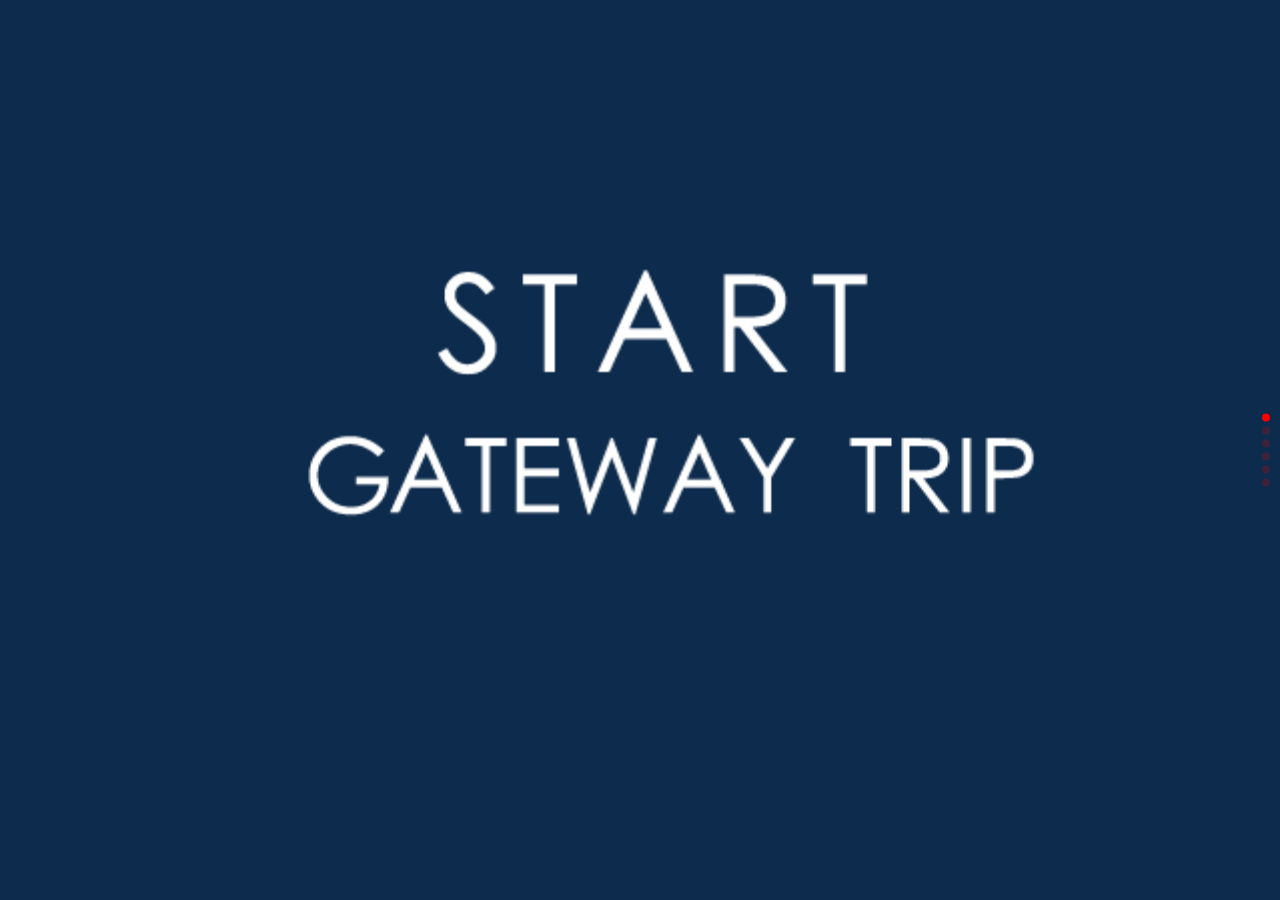
<file: index.html>
<!DOCTYPE html>
<html lang="en">
<head>
	<meta charset="UTF-8">
	<title>我的本地凡客style</title>
	<meta name="viewport" content="width=device-width,initial-scale=1.0,maximum-scale=1.0,user-scalable=0">
	<link rel="stylesheet" type="text/css" href="css/swiper-3.3.1.min.css">
	<link rel="stylesheet" type="text/css" href="css/animate.min.css">
	<script type="text/javascript" src="js/fontsize.js"></script><!-- 处理rem布局 -->
	<style>
		/* 重置一些样式 开始*/
		body,ul,li,p{margin: 0;padding: 0;}
		li{list-style: none;}
		a{text-decoration: none;}
		/* 重置一些样式 结束*/
		html{font-size: 50px;}
		html,body{
			width: 100%;
			height: 100%;
			overflow: hidden;
			position: relative;
		}

		.swiper-container {
		    width: 100%;
		    height: 100%;
		    overflow: hidden;
		} 
		.page1{
			position: relative;
			background-color: #0d2b4c;
		}
		.page-1{
			width: 100%;
			height:1.79rem;
			background: url(images/page1-img1.png) no-repeat;
			-webkit-background-size: 100% 100%;
			background-size: 100% 100%;
			position: absolute;
			left: 0;
			top: 1.05rem;
		}
		.page-2{
			width: 100%;
			height:1.52rem;
			background: url(images/page1-img2.png) no-repeat;
			-webkit-background-size: 100% 100%;
			background-size: 100% 100%;
			position: absolute;
			left: 0;
			top: 5.11rem;
		}
		.page2{
			position: relative;
			background-color: #fff;
		}
		.page2-1{
			width: 100%;
			height:0.8rem;
			background: url(images/page2-img1.png) no-repeat;
			-webkit-background-size: 100% 100%;
			background-size: 100% 100%;
			position: absolute;
			left: 0;
			top: 0.29rem;
		}
		.page2-2{
			width: 100%;
			height:0.73rem;
			background: url(images/page2-img2.png) no-repeat;
			-webkit-background-size: 100% 100%;
			background-size: 100% 100%;
			position: absolute;
			left: 0;
			top: 1.09rem;
		}
		.page2-3{
			width: 100%;
			height:3.7rem;
			background: url(images/page2-img3.png) no-repeat;
			-webkit-background-size: 100% 100%;
			background-size: 100% 100%;
			position: absolute;
			left: 0;
			top: 2.17rem;
		}
		.page2-4{
			width: 100%;
			height:1.13rem;
			background: url(images/page2-img4.png) no-repeat;
			-webkit-background-size: 100% 100%;
			background-size: 100% 100%;
			position: absolute;
			left: 0;
			top: 6.17rem;
		}
		.page3{
			position: relative;
			background-color: #0d2b4c;
		}
		.page3-1{
			width: 100%;
			height:2.73rem;
			background: url(images/page3-img1.png) no-repeat;
			-webkit-background-size: 100% 100%;
			background-size: 100% 100%;
			position: absolute;
			left: 0;
			top: 1.91rem;
			z-index:99;
		}
		.page3-2{
			width: 100%;
			height:7.16rem;
			background: url(images/page3-img2.png) no-repeat;
			-webkit-background-size: 100% 100%;
			background-size: 100% 100%;
			position: absolute;
			left: 0;
			top: 0rem;
			z-index:98;
		}
		.page3-3{
			width: 100%;
			height:3.2rem;
			background: url(images/page3-img3.png) no-repeat;
			-webkit-background-size: 100% 100%;
			background-size: 100% 100%;
			position: absolute;
			left: 0;
			top: 6.87rem;
			z-index:100;
			background-color: #0d2b4c;
		}
		.page4{
			position: relative;
			background-color: #fff;
		}
		.page4-1{
			width: 1.99rem;
			height:4.66rem;
			background: url(images/page4-img1.png) no-repeat;
			-webkit-background-size: 100% 100%;
			background-size: 100% 100%;
			position: absolute;
			left: 0.16rem;
			top: 0.15rem;
		}
		.page4-2{
			width: 1.99rem;
			height:4.66rem;
			background: url(images/page4-img2.png) no-repeat;
			-webkit-background-size: 100% 100%;
			background-size: 100% 100%;
			position: absolute;
			left: 2.21rem;
			top: 0.15rem;
		}
		.page4-3{
			width: 1.99rem;
			height:4.66rem;
			background: url(images/page4-img3.png) no-repeat;
			-webkit-background-size: 100% 100%;
			background-size: 100% 100%;
			position: absolute;
			left: 4.26rem;
			top: 0.15rem;
		}
		.page4-4{
			width: 100%;
			height:1.16rem;
			background: url(images/page4-img4.png) no-repeat;
			-webkit-background-size: 100% 100%;
			background-size: 100% 100%;
			position: absolute;
			left: 0rem;
			top: 5.11rem;
		}
		.page4-5{
			width: 100%;
			height:0.65rem;
			background: url(images/page4-img5.png) no-repeat;
			-webkit-background-size: 100% 100%;
			background-size: 100% 100%;
			position: absolute;
			left: 0rem;
			top: 6.27rem;
		}
		.page5{
			position: relative;
			background-color: #fff;
		}
		.page5-1{
			width: 6.12rem;
			height:4.61rem;
			background: url(images/page5-img1.png) no-repeat;
			-webkit-background-size: 100% 100%;
			background-size: 100% 100%;
			position: absolute;
			left: 0.16rem;
			top: 0.13rem;
		}
		.page5-2{
			width: 100%;
			height:2.36rem;
			background: url(images/page5-img2.png) no-repeat;
			-webkit-background-size: 100% 100%;
			background-size: 100% 100%;
			position: absolute;
			left: 0rem;
			top: 5.09rem;
		}
		.page6{
			position: relative;
			background-color: #fff;
		}
		.page6-1{
			width: 6.12rem;
			height:3.41rem;
			background: url(images/page6-img1.png) no-repeat;
			-webkit-background-size: 100% 100%;
			background-size: 100% 100%;
			position: absolute;
			left: 0.15rem;
			top: 0.13rem;
		}
		.page6-2{
			width: 2.95rem;
			height:3.96rem;
			background: url(images/page6-img2.png) no-repeat;
			-webkit-background-size: 100% 100%;
			background-size: 100% 100%;
			position: absolute;
			left: 0.15rem;
			top: 0.75rem;
		}
		.page6-3{
			width: 4.71rem;
			height:3.02rem;
			background: url(images/page6-img3.png) no-repeat;
			-webkit-background-size: 100% 100%;
			background-size: 100% 100%;
			position: absolute;
			left: 1.54rem;
			top: 1.69rem;
		}
		.page6-4{
			width: 100%;
			height:1.88rem;
			background: url(images/page6-img4.png) no-repeat;
			-webkit-background-size: 100% 100%;
			background-size: 100% 100%;
			position: absolute;
			left: 0rem;
			top: 4.95rem;
		}
		.swiper-container-vertical>.swiper-pagination-bullets .swiper-pagination-bullet{
			background-color: red;
		}
	</style>
</head>
<body>

<div class="swiper-container">
    <div class="swiper-wrapper">
        <div class="swiper-slide page1">
        	<div class="page-1 ani" swiper-animate-effect="fadeInLeft" swiper-animate-duration="0.5s" swiper-animate-delay="0.3s"></div>
        	<div class="page-2 ani" swiper-animate-effect="fadeInRight" swiper-animate-duration="0.5s" swiper-animate-delay="0.3s"></div>
        </div>
        <div class="swiper-slide page2">
        	<div class="page2-1 ani" swiper-animate-effect="fadeInLeft" swiper-animate-duration="0.5s" swiper-animate-delay="0.3s"></div>
        	<div class="page2-2 ani" swiper-animate-effect="fadeInRight" swiper-animate-duration="0.5s" swiper-animate-delay="0.3s"></div>
        	<div class="page2-3 ani" swiper-animate-effect="shake" swiper-animate-duration="0.5s" swiper-animate-delay="0.3s"></div>
        	<div class="page2-4 ani" swiper-animate-effect="rollIn" swiper-animate-duration="0.5s" swiper-animate-delay="0.3s"></div>
        </div>
        <div class="swiper-slide page3">
			<div class="page3-1 ani" swiper-animate-effect="rubberBand" swiper-animate-duration="0.5s" swiper-animate-delay="0.3s"></div>
        	<div class="page3-2 ani" swiper-animate-effect="tada" swiper-animate-duration="0.5s" swiper-animate-delay="0.3s"></div>
        	<div class="page3-3 ani" swiper-animate-effect="bounce" swiper-animate-duration="0.5s" swiper-animate-delay="0.3s"></div>
        </div>
        <div class="swiper-slide page4">
			<div class="page4-1 ani"  swiper-animate-effect="fadeInLeft" swiper-animate-duration="0.5s" swiper-animate-delay="0.3s"></div>
        	<div class="page4-2 ani"  swiper-animate-effect="fadeInUp" swiper-animate-duration="0.5s" swiper-animate-delay="0.3s"></div>
        	<div class="page4-3 ani"  swiper-animate-effect="fadeInDown" swiper-animate-duration="0.5s" swiper-animate-delay="0.3s"></div>
        	<div class="page4-4 ani"  swiper-animate-effect="swing" swiper-animate-duration="0.5s" swiper-animate-delay="0.3s"></div>
        	<div class="page4-5 ani"  swiper-animate-effect="bounce" swiper-animate-duration="0.5s" swiper-animate-delay="0.3s"></div>
        </div>
         <div class="swiper-slide page5">
			<div class="page5-1 ani" swiper-animate-effect="bounce" swiper-animate-duration="0.5s" swiper-animate-delay="0.3s"></div>
        	<div class="page5-2 ani" swiper-animate-effect="rotateIn" swiper-animate-duration="0.7s" swiper-animate-delay="0.3s"></div>
        </div>
        <div class="swiper-slide page6">
			<div class="page6-1 ani" swiper-animate-effect="bounceInDown" swiper-animate-duration="0.6s" swiper-animate-delay="0.3s"></div>
        	<div class="page6-2 ani" swiper-animate-effect="bounceInLeft" swiper-animate-duration="0.6s" swiper-animate-delay="0.3s"></div>
        	<div class="page6-3 ani" swiper-animate-effect="bounceInRight" swiper-animate-duration="0.6s" swiper-animate-delay="0.3s"></div>
        	<div class="page6-4 ani" swiper-animate-effect="flipInX" swiper-animate-duration="0.5s" swiper-animate-delay="0.5s"></div>
        </div>
    </div>
    <!-- 如果需要分页器 -->
    <div class="swiper-pagination"></div>
   
</div>

	<script type="text/javascript" src="js/zepto.min.js"></script><!-- 必须先引入zepto.min.js再引入swiper-3.3.1.jquery.min.js -->
	<script type="text/javascript" src="js/swiper-3.3.1.jquery.min.js"></script>
	<script type="text/javascript" src="js/touch-0.2.14.min.js"></script><!-- 当有视频、音频的时候需要 -->
	<script type="text/javascript" src="js/swiper.animate1.0.2.min.js"></script>
	<script type="text/javascript">

		$(document).ready(function(){

			var mySwiper = new Swiper ('.swiper-container', {
		    direction: 'vertical',
		    // loop: true,
		    
		    // 如果需要分页器
		    pagination: '.swiper-pagination',
			 onInit: function(swiper){ //Swiper2.x的初始化是onFirstInit
			    swiperAnimateCache(swiper); //隐藏动画元素 
			    swiperAnimate(swiper); //初始化完成开始动画
			  }, 
			  onSlideChangeEnd: function(swiper){ 
			    swiperAnimate(swiper); //每个slide切换结束时也运行当前slide动画
			  } 

		  })  

		

		})

	</script>
</body>
</html>
</file>
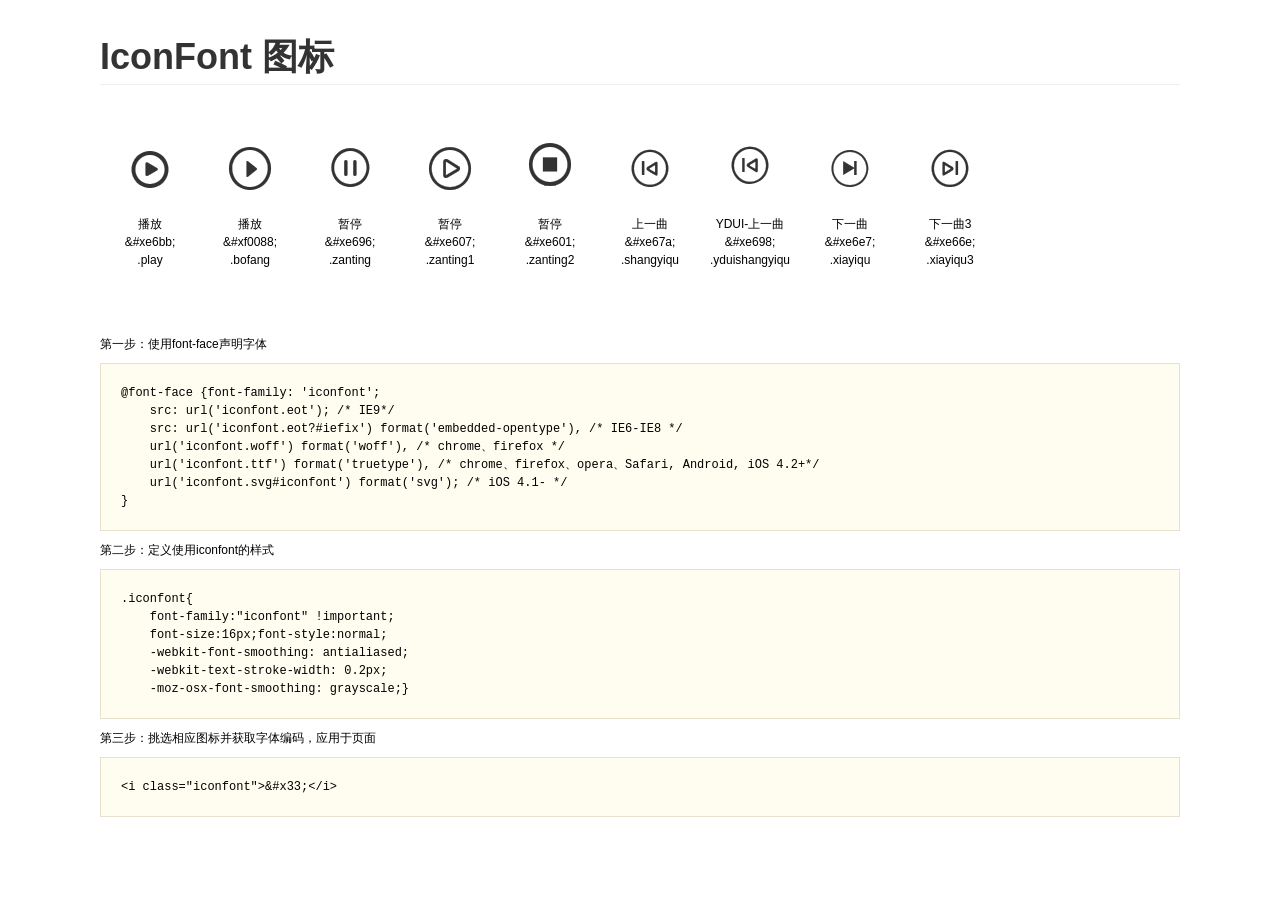
<file: font/demo.html>
<!DOCTYPE html>
<html>
<head>
    <meta charset="utf-8"/>
    <title>IconFont</title>
    <link rel="stylesheet" href="demo.css">
    <link rel="stylesheet" href="iconfont.css">
</head>
<body>
    <div class="main">
        <h1>IconFont 图标</h1>
        <ul class="icon_lists clear">
            
                <li>
                <i class="icon iconfont">&#xe6bb;</i>
                    <div class="name">播放</div>
                    <div class="code">&amp;#xe6bb;</div>
                    <div class="fontclass">.play</div>
                </li>
            
                <li>
                <i class="icon iconfont">&#xf0088;</i>
                    <div class="name">播放</div>
                    <div class="code">&amp;#xf0088;</div>
                    <div class="fontclass">.bofang</div>
                </li>
            
                <li>
                <i class="icon iconfont">&#xe696;</i>
                    <div class="name">暂停</div>
                    <div class="code">&amp;#xe696;</div>
                    <div class="fontclass">.zanting</div>
                </li>
            
                <li>
                <i class="icon iconfont">&#xe607;</i>
                    <div class="name">暂停</div>
                    <div class="code">&amp;#xe607;</div>
                    <div class="fontclass">.zanting1</div>
                </li>
            
                <li>
                <i class="icon iconfont">&#xe601;</i>
                    <div class="name">暂停</div>
                    <div class="code">&amp;#xe601;</div>
                    <div class="fontclass">.zanting2</div>
                </li>
            
                <li>
                <i class="icon iconfont">&#xe67a;</i>
                    <div class="name">上一曲</div>
                    <div class="code">&amp;#xe67a;</div>
                    <div class="fontclass">.shangyiqu</div>
                </li>
            
                <li>
                <i class="icon iconfont">&#xe698;</i>
                    <div class="name">YDUI-上一曲</div>
                    <div class="code">&amp;#xe698;</div>
                    <div class="fontclass">.yduishangyiqu</div>
                </li>
            
                <li>
                <i class="icon iconfont">&#xe6e7;</i>
                    <div class="name">下一曲</div>
                    <div class="code">&amp;#xe6e7;</div>
                    <div class="fontclass">.xiayiqu</div>
                </li>
            
                <li>
                <i class="icon iconfont">&#xe66e;</i>
                    <div class="name">下一曲3</div>
                    <div class="code">&amp;#xe66e;</div>
                    <div class="fontclass">.xiayiqu3</div>
                </li>
            
        </ul>


        <div class="helps">
            第一步：使用font-face声明字体
            <pre>
@font-face {font-family: 'iconfont';
    src: url('iconfont.eot'); /* IE9*/
    src: url('iconfont.eot?#iefix') format('embedded-opentype'), /* IE6-IE8 */
    url('iconfont.woff') format('woff'), /* chrome、firefox */
    url('iconfont.ttf') format('truetype'), /* chrome、firefox、opera、Safari, Android, iOS 4.2+*/
    url('iconfont.svg#iconfont') format('svg'); /* iOS 4.1- */
}
</pre>
第二步：定义使用iconfont的样式
            <pre>
.iconfont{
    font-family:"iconfont" !important;
    font-size:16px;font-style:normal;
    -webkit-font-smoothing: antialiased;
    -webkit-text-stroke-width: 0.2px;
    -moz-osx-font-smoothing: grayscale;}
</pre>
第三步：挑选相应图标并获取字体编码，应用于页面
<pre>
&lt;i class="iconfont"&gt;&amp;#x33;&lt;/i&gt;
</pre>
        </div>

    </div>
</body>
</html>
</file>
<file: font/demo.css>
*{margin: 0;padding: 0;list-style: none;}
/*
KISSY CSS Reset
理念：1. reset 的目的不是清除浏览器的默认样式，这仅是部分工作。清除和重置是紧密不可分的。
2. reset 的目的不是让默认样式在所有浏览器下一致，而是减少默认样式有可能带来的问题。
3. reset 期望提供一套普适通用的基础样式。但没有银弹，推荐根据具体需求，裁剪和修改后再使用。
特色：1. 适应中文；2. 基于最新主流浏览器。
维护：玉伯<lifesinger@gmail.com>, 正淳<ragecarrier@gmail.com>
 */

/** 清除内外边距 **/
body, h1, h2, h3, h4, h5, h6, hr, p, blockquote, /* structural elements 结构元素 */
dl, dt, dd, ul, ol, li, /* list elements 列表元素 */
pre, /* text formatting elements 文本格式元素 */
form, fieldset, legend, button, input, textarea, /* form elements 表单元素 */
th, td /* table elements 表格元素 */ {
  margin: 0;
  padding: 0;
}

/** 设置默认字体 **/
body,
button, input, select, textarea /* for ie */ {
  font: 12px/1.5 tahoma, arial, \5b8b\4f53, sans-serif;
}
h1, h2, h3, h4, h5, h6 { font-size: 100%; }
address, cite, dfn, em, var { font-style: normal; } /* 将斜体扶正 */
code, kbd, pre, samp { font-family: courier new, courier, monospace; } /* 统一等宽字体 */
small { font-size: 12px; } /* 小于 12px 的中文很难阅读，让 small 正常化 */

/** 重置列表元素 **/
ul, ol { list-style: none; }

/** 重置文本格式元素 **/
a { text-decoration: none; }
a:hover { text-decoration: underline; }


/** 重置表单元素 **/
legend { color: #000; } /* for ie6 */
fieldset, img { border: 0; } /* img 搭车：让链接里的 img 无边框 */
button, input, select, textarea { font-size: 100%; } /* 使得表单元素在 ie 下能继承字体大小 */
/* 注：optgroup 无法扶正 */

/** 重置表格元素 **/
table { border-collapse: collapse; border-spacing: 0; }

/* 清除浮动 */
.ks-clear:after, .clear:after {
  content: '\20';
  display: block;
  height: 0;
  clear: both;
}
.ks-clear, .clear {
  *zoom: 1;
}

.main {padding: 30px 100px;}
.main h1{font-size:36px; color:#333; text-align:left;margin-bottom:30px; border-bottom: 1px solid #eee;}

.helps{margin-top:40px;}
.helps pre{
  padding:20px;
  margin:10px 0;
  border:solid 1px #e7e1cd;
  background-color: #fffdef;
  overflow: auto;
}

.icon_lists li{
  float:left;
  width: 100px;
  height:180px;
  text-align: center;
}
.icon_lists .icon{
  font-size: 42px;
  line-height: 100px;
  margin: 10px 0;
  color:#333;
  -webkit-transition: font-size 0.25s ease-out 0s;
  -moz-transition: font-size 0.25s ease-out 0s;
  transition: font-size 0.25s ease-out 0s;

}
.icon_lists .icon:hover{
  font-size: 100px;
}
</file>
<file: font/iconfont.css>
@font-face {font-family: "iconfont";
  src: url('iconfont.eot?t=1471139386'); /* IE9*/
  src: url('iconfont.eot?t=1471139386#iefix') format('embedded-opentype'), /* IE6-IE8 */
  url('iconfont.woff?t=1471139386') format('woff'), /* chrome, firefox */
  url('iconfont.ttf?t=1471139386') format('truetype'), /* chrome, firefox, opera, Safari, Android, iOS 4.2+*/
  url('iconfont.svg?t=1471139386#iconfont') format('svg'); /* iOS 4.1- */
}

.iconfont {
  font-family:"iconfont" !important;
  font-size:16px;
  font-style:normal;
  -webkit-font-smoothing: antialiased;
  -webkit-text-stroke-width: 0.2px;
  -moz-osx-font-smoothing: grayscale;
}
.icon-play:before { content: "\e6bb"; }
.icon-bofang:before { content: "\f0088"; }
.icon-zanting:before { content: "\e696"; }
.icon-zanting1:before { content: "\e607"; }
.icon-zanting2:before { content: "\e601"; }
.icon-shangyiqu:before { content: "\e67a"; }
.icon-yduishangyiqu:before { content: "\e698"; }
.icon-xiayiqu:before { content: "\e6e7"; }
.icon-xiayiqu3:before { content: "\e66e"; }
</file>
